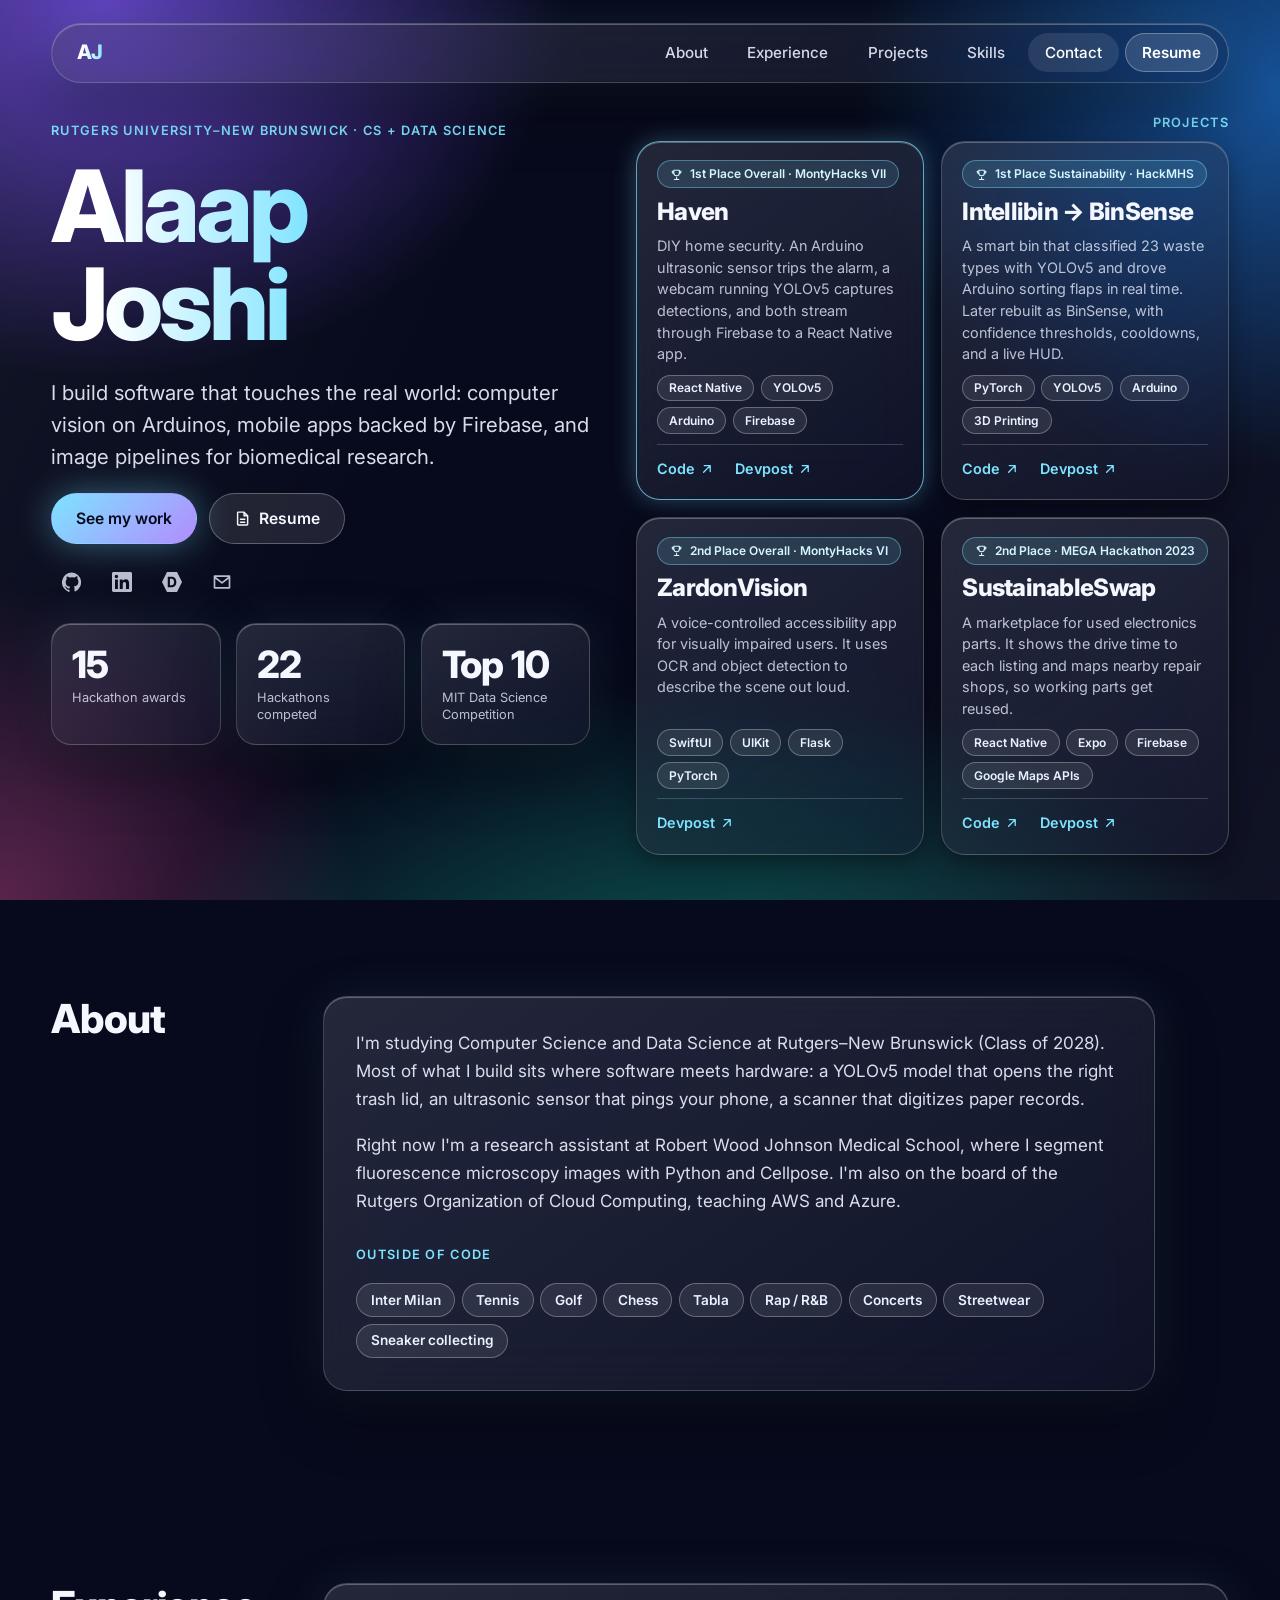
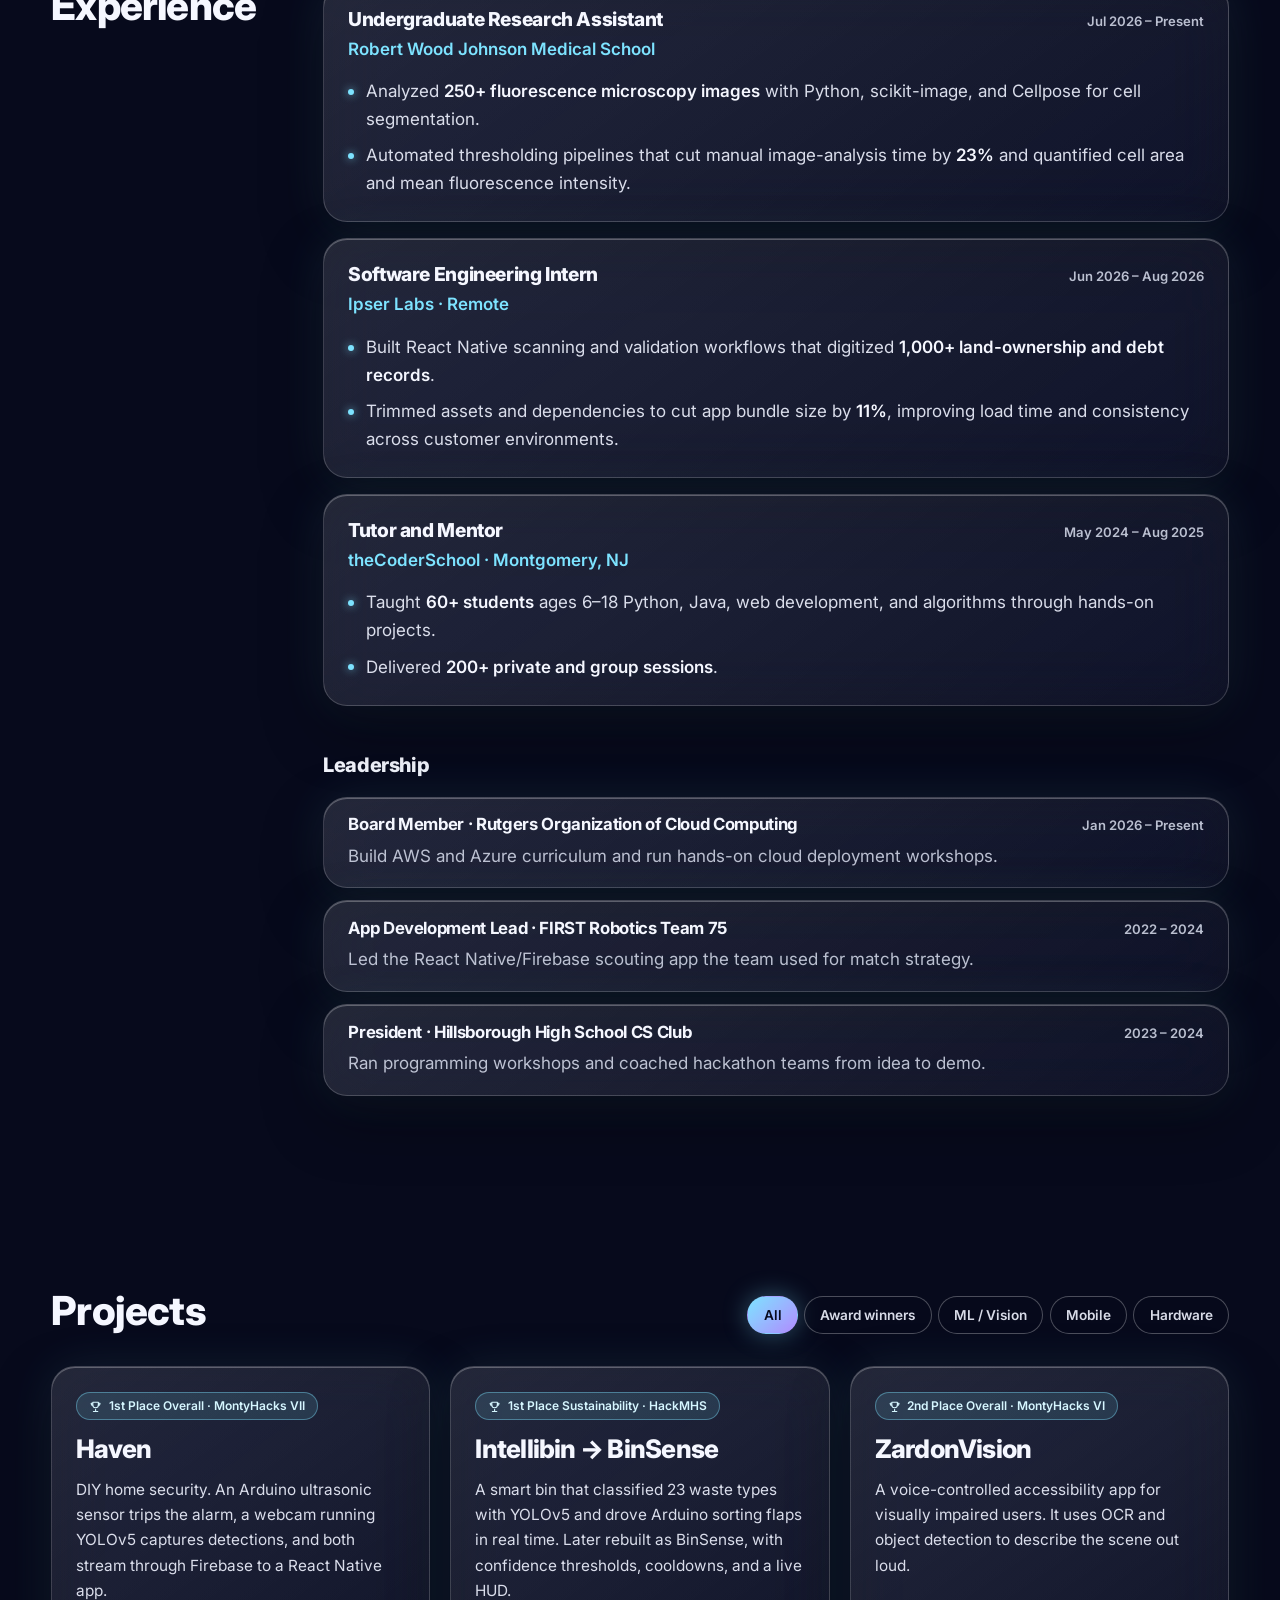
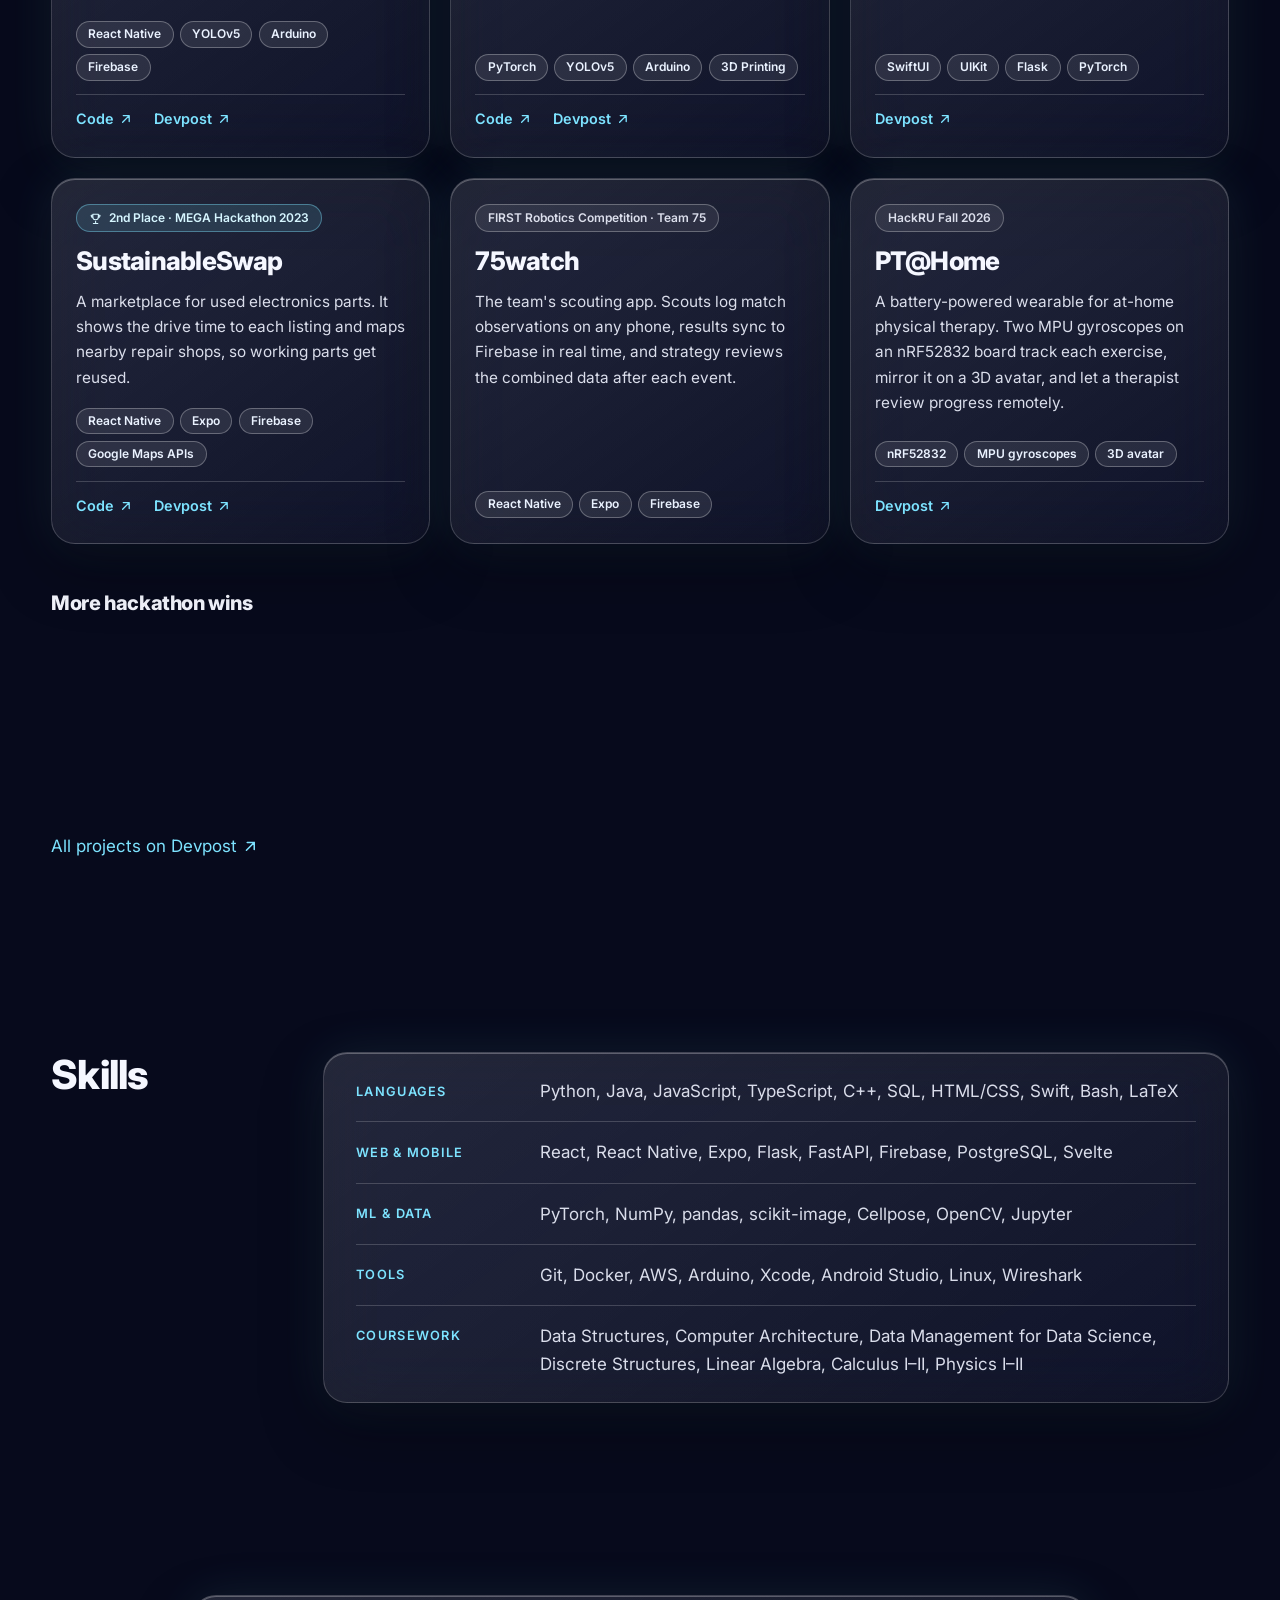
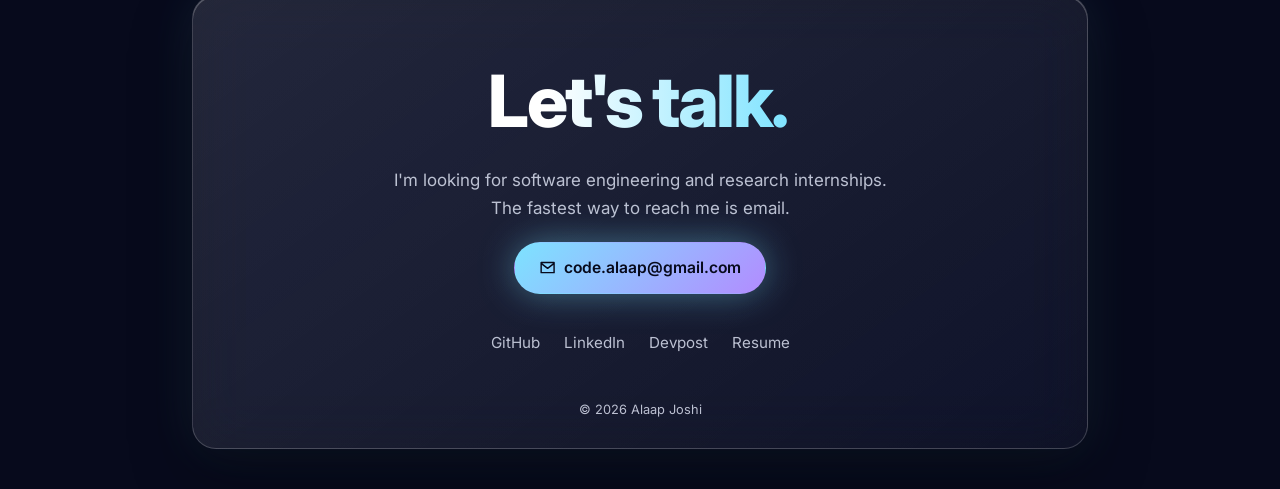
<file: index.html>
<!DOCTYPE html>
<html lang="en">
  <head>
    <meta charset="UTF-8" />
    <meta name="viewport" content="width=device-width, initial-scale=1.0" />
    <title>Alaap Joshi · Software Engineer</title>
    <meta
      name="description"
      content="Alaap Joshi is a Computer Science and Data Science student at Rutgers building computer vision, mobile, and hardware projects. 15 hackathon awards across 22 competitions."
    />
    <meta name="author" content="Alaap Joshi" />
    <link rel="canonical" href="https://alaapjoshi.github.io/" />
    <meta name="theme-color" content="#0b0f14" />
    <meta name="color-scheme" content="dark" />

    <!-- Open Graph / social previews -->
    <meta property="og:type" content="website" />
    <meta property="og:title" content="Alaap Joshi · Software Engineer" />
    <meta
      property="og:description"
      content="CS + Data Science at Rutgers. Computer vision, mobile apps, and hardware. 15 hackathon awards."
    />
    <meta property="og:url" content="https://alaapjoshi.github.io/" />
    <meta property="og:image" content="https://alaapjoshi.github.io/img/hero.jpg" />
    <meta name="twitter:card" content="summary_large_image" />

    <link rel="icon" type="image/svg+xml" href="img/favicon.svg" />
    <link rel="preconnect" href="https://fonts.googleapis.com" />
    <link rel="preconnect" href="https://fonts.gstatic.com" crossorigin />
    <link
      href="https://fonts.googleapis.com/css2?family=Inter:wght@400;500;600;700;800&display=swap"
      rel="stylesheet"
    />
    <link rel="stylesheet" href="css/style.css" />
    <script src="js/main.js" defer></script>

    <!-- Structured data so search engines know who this page is about -->
    <script type="application/ld+json">
      {
        "@context": "https://schema.org",
        "@type": "Person",
        "name": "Alaap Joshi",
        "url": "https://alaapjoshi.github.io/",
        "email": "mailto:code.alaap@gmail.com",
        "alumniOf": "Rutgers University–New Brunswick",
        "sameAs": [
          "https://github.com/alaapjoshi",
          "https://www.linkedin.com/in/alaapjoshi",
          "https://devpost.com/alaapjoshi"
        ]
      }
    </script>
  </head>
  <body>
    <!-- Icon sprite: referenced below with <use href="#icon-..."> -->
    <svg width="0" height="0" style="position: absolute" aria-hidden="true">
      <symbol id="icon-github" viewBox="0 0 24 24">
        <path
          fill="currentColor"
          d="M12 .5a12 12 0 0 0-3.8 23.4c.6.1.8-.3.8-.6v-2.1c-3.3.7-4-1.6-4-1.6-.6-1.4-1.4-1.8-1.4-1.8-1.1-.7.1-.7.1-.7 1.2.1 1.9 1.3 1.9 1.3 1.1 1.8 2.8 1.3 3.5 1 .1-.8.4-1.3.8-1.6-2.7-.3-5.5-1.3-5.5-6a4.7 4.7 0 0 1 1.3-3.2 4.3 4.3 0 0 1 .1-3.2s1-.3 3.3 1.2a11.5 11.5 0 0 1 6 0C17.3 4.6 18.3 5 18.3 5a4.3 4.3 0 0 1 .1 3.2 4.6 4.6 0 0 1 1.3 3.2c0 4.6-2.8 5.6-5.5 5.9.4.4.8 1.1.8 2.2v3.3c0 .3.2.7.8.6A12 12 0 0 0 12 .5Z"
        />
      </symbol>
      <symbol id="icon-linkedin" viewBox="0 0 24 24">
        <path
          fill="currentColor"
          d="M20.4 20.5h-3.6v-5.6c0-1.3 0-3-1.8-3s-2.1 1.4-2.1 2.9v5.7H9.3V9h3.4v1.6h.1a3.8 3.8 0 0 1 3.4-1.9c3.6 0 4.3 2.4 4.3 5.5v6.3ZM5.3 7.4a2.1 2.1 0 1 1 0-4.2 2.1 2.1 0 0 1 0 4.2ZM7.1 20.5H3.6V9h3.5v11.5ZM22.2 0H1.8C.8 0 0 .8 0 1.7v20.6c0 .9.8 1.7 1.8 1.7h20.4c1 0 1.8-.8 1.8-1.7V1.7C24 .8 23.2 0 22.2 0Z"
        />
      </symbol>
      <symbol id="icon-devpost" viewBox="0 0 24 24">
        <path
          fill="currentColor"
          d="M6 0 0 12l6 12h12l6-12-6-12H6Zm.9 5.6h4.5c3.3 0 5.8 2 5.8 6.4s-2.5 6.4-5.8 6.4H6.9V5.6Zm2.6 2.5v7.8h1.8c2 0 3.2-1.2 3.2-3.9S13.3 8.1 11.3 8.1H9.5Z"
        />
      </symbol>
      <symbol id="icon-mail" viewBox="0 0 24 24">
        <path
          fill="none"
          stroke="currentColor"
          stroke-width="2"
          stroke-linecap="round"
          stroke-linejoin="round"
          d="M3 5h18v14H3zM3 6l9 7 9-7"
        />
      </symbol>
      <symbol id="icon-file" viewBox="0 0 24 24">
        <path
          fill="none"
          stroke="currentColor"
          stroke-width="2"
          stroke-linecap="round"
          stroke-linejoin="round"
          d="M14 3H6a1 1 0 0 0-1 1v16a1 1 0 0 0 1 1h12a1 1 0 0 0 1-1V8l-5-5Zm0 0v5h5M9 13h6M9 17h6"
        />
      </symbol>
      <symbol id="icon-trophy" viewBox="0 0 24 24">
        <path
          fill="none"
          stroke="currentColor"
          stroke-width="2"
          stroke-linecap="round"
          stroke-linejoin="round"
          d="M8 21h8M12 17v4M7 4h10v5a5 5 0 0 1-10 0V4ZM7 6H4v1a3 3 0 0 0 3 3M17 6h3v1a3 3 0 0 1-3 3"
        />
      </symbol>
      <symbol id="icon-arrow" viewBox="0 0 24 24">
        <path
          fill="none"
          stroke="currentColor"
          stroke-width="2"
          stroke-linecap="round"
          stroke-linejoin="round"
          d="M7 17 17 7M8 7h9v9"
        />
      </symbol>
    </svg>

    <a class="skip-link" href="#main">Skip to content</a>

    <!-- Navigation -->
    <header class="nav" id="nav">
      <div class="container nav__inner">
        <a href="#top" class="nav__brand" aria-label="Alaap Joshi, back to top">AJ</a>
        <nav aria-label="Main">
          <ul class="nav__links" id="nav-links">
            <li><a href="#about">About</a></li>
            <li><a href="#experience">Experience</a></li>
            <li><a href="#projects">Projects</a></li>
            <li><a href="#skills">Skills</a></li>
            <li><a href="#contact">Contact</a></li>
            <li>
              <a class="nav__resume" href="assets/Alaap_Joshi_Resume.pdf" target="_blank" rel="noopener"
                >Resume</a
              >
            </li>
          </ul>
        </nav>
        <button
          class="nav__toggle"
          id="nav-toggle"
          aria-expanded="false"
          aria-controls="nav-links"
          aria-label="Open menu"
        >
          <span></span><span></span>
        </button>
      </div>
    </header>

    <main id="main">
      <!-- Hero -->
      <section class="hero" id="top">
        <div class="container hero__grid">
          <div class="hero__content">
            <p class="eyebrow">Rutgers University–New Brunswick · CS + Data Science</p>
            <h1 class="hero__title">Alaap Joshi</h1>
            <p class="hero__lede">
              I build software that touches the real world: computer vision on Arduinos, mobile apps
              backed by Firebase, and image pipelines for biomedical research.
            </p>
            <div class="hero__actions">
              <a class="btn btn--primary" href="#projects">See my work</a>
              <a class="btn" href="assets/Alaap_Joshi_Resume.pdf" target="_blank" rel="noopener">
                <svg class="icon"><use href="#icon-file" /></svg>Resume
              </a>
            </div>
            <ul class="socials" aria-label="Profiles">
              <li>
                <a href="https://github.com/alaapjoshi" target="_blank" rel="noopener" aria-label="GitHub">
                  <svg class="icon"><use href="#icon-github" /></svg>
                </a>
              </li>
              <li>
                <a
                  href="https://www.linkedin.com/in/alaapjoshi"
                  target="_blank"
                  rel="noopener"
                  aria-label="LinkedIn"
                >
                  <svg class="icon"><use href="#icon-linkedin" /></svg>
                </a>
              </li>
              <li>
                <a href="https://devpost.com/alaapjoshi" target="_blank" rel="noopener" aria-label="Devpost">
                  <svg class="icon"><use href="#icon-devpost" /></svg>
                </a>
              </li>
              <li>
                <a href="mailto:code.alaap@gmail.com" aria-label="Email">
                  <svg class="icon"><use href="#icon-mail" /></svg>
                </a>
              </li>
            </ul>
          </div>
          <dl class="stats">
            <div class="stat">
              <dt>Hackathon awards</dt>
              <dd>15</dd>
            </div>
            <div class="stat">
              <dt>Hackathons competed</dt>
              <dd>22</dd>
            </div>
            <div class="stat">
              <dt>MIT Data Science Competition</dt>
              <dd>Top 10</dd>
            </div>
          </dl>

          <!-- Featured: copies of the first four cards in #projects, so keep the two in sync -->
          <aside class="featured" aria-label="Featured projects">
            <p class="featured__label"><a href="#projects">Projects</a></p>
            <ul class="featured__list">
              <li class="spot">
                <p class="badge"><svg class="icon"><use href="#icon-trophy" /></svg>1st Place Overall · MontyHacks VII</p>
                <p class="spot__title">Haven</p>
                <p class="spot__body">
                  DIY home security. An Arduino ultrasonic sensor trips the alarm, a webcam running
                  YOLOv5 captures detections, and both stream through Firebase to a React Native app.
                </p>
                <ul class="tags">
                  <li>React Native</li><li>YOLOv5</li><li>Arduino</li><li>Firebase</li>
                </ul>
                <div class="card__links">
                  <a href="https://github.com/alaapjoshi/Haven" target="_blank" rel="noopener" aria-label="Code for Haven">Code<svg class="icon"><use href="#icon-arrow" /></svg></a>
                  <a href="https://devpost.com/software/haven-nruqbz" target="_blank" rel="noopener" aria-label="Devpost page for Haven">Devpost<svg class="icon"><use href="#icon-arrow" /></svg></a>
                </div>
              </li>
              <li class="spot">
                <p class="badge"><svg class="icon"><use href="#icon-trophy" /></svg>1st Place Sustainability · HackMHS</p>
                <p class="spot__title">Intellibin → BinSense</p>
                <p class="spot__body">
                  A smart bin that classified 23 waste types with YOLOv5 and drove Arduino sorting flaps
                  in real time. Later rebuilt as BinSense, with confidence thresholds, cooldowns, and a
                  live HUD.
                </p>
                <ul class="tags">
                  <li>PyTorch</li><li>YOLOv5</li><li>Arduino</li><li>3D Printing</li>
                </ul>
                <div class="card__links">
                  <a href="https://github.com/alaapjoshi/BinSense" target="_blank" rel="noopener" aria-label="Code for Intellibin → BinSense">Code<svg class="icon"><use href="#icon-arrow" /></svg></a>
                  <a href="https://devpost.com/software/intellibin" target="_blank" rel="noopener" aria-label="Devpost page for Intellibin → BinSense">Devpost<svg class="icon"><use href="#icon-arrow" /></svg></a>
                </div>
              </li>
              <li class="spot">
                <p class="badge"><svg class="icon"><use href="#icon-trophy" /></svg>2nd Place Overall · MontyHacks VI</p>
                <p class="spot__title">ZardonVision</p>
                <p class="spot__body">
                  A voice-controlled accessibility app for visually impaired users. It uses OCR and
                  object detection to describe the scene out loud.
                </p>
                <ul class="tags">
                  <li>SwiftUI</li><li>UIKit</li><li>Flask</li><li>PyTorch</li>
                </ul>
                <div class="card__links">
                  <a href="https://devpost.com/software/zardon-vision" target="_blank" rel="noopener" aria-label="Devpost page for ZardonVision">Devpost<svg class="icon"><use href="#icon-arrow" /></svg></a>
                </div>
              </li>
              <li class="spot">
                <p class="badge"><svg class="icon"><use href="#icon-trophy" /></svg>2nd Place · MEGA Hackathon 2023</p>
                <p class="spot__title">SustainableSwap</p>
                <p class="spot__body">
                  A marketplace for used electronics parts. It shows the drive time to each listing and
                  maps nearby repair shops, so working parts get reused.
                </p>
                <ul class="tags">
                  <li>React Native</li><li>Expo</li><li>Firebase</li><li>Google Maps APIs</li>
                </ul>
                <div class="card__links">
                  <a href="https://github.com/alaapjoshi/SustainableSwap" target="_blank" rel="noopener" aria-label="Code for SustainableSwap">Code<svg class="icon"><use href="#icon-arrow" /></svg></a>
                  <a href="https://devpost.com/software/sustainableswap" target="_blank" rel="noopener" aria-label="Devpost page for SustainableSwap">Devpost<svg class="icon"><use href="#icon-arrow" /></svg></a>
                </div>
              </li>
            </ul>
          </aside>
        </div>
      </section>

      <!-- About -->
      <section class="section" id="about">
        <div class="container split">
          <h2 class="section__title">About</h2>
          <div class="prose reveal">
            <p>
              I'm studying Computer Science and Data Science at Rutgers–New Brunswick (Class of
              2028). Most of what I build sits where software meets hardware: a YOLOv5 model that
              opens the right trash lid, an ultrasonic sensor that pings your phone, a scanner that
              digitizes paper records.
            </p>
            <p>
              Right now I'm a research assistant at Robert Wood Johnson Medical School, where I
              segment fluorescence microscopy images with Python and Cellpose. I'm also on the board
              of the Rutgers Organization of Cloud Computing, teaching AWS and Azure.
            </p>
            <p class="interests-label">Outside of code</p>
            <ul class="chips" aria-label="Interests">
              <li>Inter Milan</li>
              <li>Tennis</li>
              <li>Golf</li>
              <li>Chess</li>
              <li>Tabla</li>
              <li>Rap / R&amp;B</li>
              <li>Concerts</li>
              <li>Streetwear</li>
              <li>Sneaker collecting</li>
            </ul>
          </div>
        </div>
      </section>

      <!-- Experience -->
      <section class="section" id="experience">
        <div class="container split">
          <h2 class="section__title">Experience</h2>
          <div>
            <ol class="timeline">
              <li class="role reveal">
                <div class="role__head">
                  <h3>Undergraduate Research Assistant</h3>
                  <span class="role__date">Jul 2026 – Present</span>
                </div>
                <p class="role__org">Robert Wood Johnson Medical School</p>
                <ul>
                  <li>
                    Analyzed <strong>250+ fluorescence microscopy images</strong> with Python,
                    scikit-image, and Cellpose for cell segmentation.
                  </li>
                  <li>
                    Automated thresholding pipelines that cut manual image-analysis time by
                    <strong>23%</strong> and quantified cell area and mean fluorescence intensity.
                  </li>
                </ul>
              </li>
              <li class="role reveal">
                <div class="role__head">
                  <h3>Software Engineering Intern</h3>
                  <span class="role__date">Jun 2026 – Aug 2026</span>
                </div>
                <p class="role__org">Ipser Labs · Remote</p>
                <ul>
                  <li>
                    Built React Native scanning and validation workflows that digitized
                    <strong>1,000+ land-ownership and debt records</strong>.
                  </li>
                  <li>
                    Trimmed assets and dependencies to cut app bundle size by <strong>11%</strong>,
                    improving load time and consistency across customer environments.
                  </li>
                </ul>
              </li>
              <li class="role reveal">
                <div class="role__head">
                  <h3>Tutor and Mentor</h3>
                  <span class="role__date">May 2024 – Aug 2025</span>
                </div>
                <p class="role__org">theCoderSchool · Montgomery, NJ</p>
                <ul>
                  <li>
                    Taught <strong>60+ students</strong> ages 6–18 Python, Java, web development, and
                    algorithms through hands-on projects.
                  </li>
                  <li>Delivered <strong>200+ private and group sessions</strong>.</li>
                </ul>
              </li>
            </ol>

            <h3 class="subhead">Leadership</h3>
            <ul class="leadership">
              <li class="reveal">
                <div class="role__head">
                  <h4>Board Member · Rutgers Organization of Cloud Computing</h4>
                  <span class="role__date">Jan 2026 – Present</span>
                </div>
                <p>Build AWS and Azure curriculum and run hands-on cloud deployment workshops.</p>
              </li>
              <li class="reveal">
                <div class="role__head">
                  <h4>App Development Lead · FIRST Robotics Team 75</h4>
                  <span class="role__date">2022 – 2024</span>
                </div>
                <p>Led the React Native/Firebase scouting app the team used for match strategy.</p>
              </li>
              <li class="reveal">
                <div class="role__head">
                  <h4>President · Hillsborough High School CS Club</h4>
                  <span class="role__date">2023 – 2024</span>
                </div>
                <p>Ran programming workshops and coached hackathon teams from idea to demo.</p>
              </li>
            </ul>
          </div>
        </div>
      </section>

      <!-- Projects -->
      <section class="section" id="projects">
        <div class="container">
          <div class="section__header">
            <h2 class="section__title">Projects</h2>
            <div class="filters" role="group" aria-label="Filter projects">
              <button class="filter is-active" data-filter="all" aria-pressed="true">All</button>
              <button class="filter" data-filter="winner" aria-pressed="false">Award winners</button>
              <button class="filter" data-filter="ml" aria-pressed="false">ML / Vision</button>
              <button class="filter" data-filter="mobile" aria-pressed="false">Mobile</button>
              <button class="filter" data-filter="hardware" aria-pressed="false">Hardware</button>
            </div>
          </div>

          <div class="grid" id="project-grid">
            <article class="card reveal" data-tags="winner ml mobile hardware">
              <p class="badge"><svg class="icon"><use href="#icon-trophy" /></svg>1st Place Overall · MontyHacks VII</p>
              <h3 class="card__title">Haven</h3>
              <p class="card__body">
                DIY home security. An Arduino ultrasonic sensor trips the alarm, a webcam running
                YOLOv5 captures detections, and both stream through Firebase to a React Native app.
              </p>
              <ul class="tags">
                <li>React Native</li><li>YOLOv5</li><li>Arduino</li><li>Firebase</li>
              </ul>
              <div class="card__links">
                <a href="https://github.com/alaapjoshi/Haven" target="_blank" rel="noopener">Code<svg class="icon"><use href="#icon-arrow" /></svg></a>
                <a href="https://devpost.com/software/haven-nruqbz" target="_blank" rel="noopener">Devpost<svg class="icon"><use href="#icon-arrow" /></svg></a>
              </div>
            </article>

            <article class="card reveal" data-tags="winner ml hardware">
              <p class="badge"><svg class="icon"><use href="#icon-trophy" /></svg>1st Place Sustainability · HackMHS</p>
              <h3 class="card__title">Intellibin → BinSense</h3>
              <p class="card__body">
                A smart bin that classified 23 waste types with YOLOv5 and drove Arduino sorting flaps
                in real time. Later rebuilt as BinSense, with confidence thresholds, cooldowns, and a
                live HUD.
              </p>
              <ul class="tags">
                <li>PyTorch</li><li>YOLOv5</li><li>Arduino</li><li>3D Printing</li>
              </ul>
              <div class="card__links">
                <a href="https://github.com/alaapjoshi/BinSense" target="_blank" rel="noopener">Code<svg class="icon"><use href="#icon-arrow" /></svg></a>
                <a href="https://devpost.com/software/intellibin" target="_blank" rel="noopener">Devpost<svg class="icon"><use href="#icon-arrow" /></svg></a>
              </div>
            </article>

            <article class="card reveal" data-tags="winner ml mobile">
              <p class="badge"><svg class="icon"><use href="#icon-trophy" /></svg>2nd Place Overall · MontyHacks VI</p>
              <h3 class="card__title">ZardonVision</h3>
              <p class="card__body">
                A voice-controlled accessibility app for visually impaired users. It uses OCR and
                object detection to describe the scene out loud.
              </p>
              <ul class="tags">
                <li>SwiftUI</li><li>UIKit</li><li>Flask</li><li>PyTorch</li>
              </ul>
              <div class="card__links">
                <a href="https://devpost.com/software/zardon-vision" target="_blank" rel="noopener">Devpost<svg class="icon"><use href="#icon-arrow" /></svg></a>
              </div>
            </article>

            <article class="card reveal" data-tags="winner mobile">
              <p class="badge"><svg class="icon"><use href="#icon-trophy" /></svg>2nd Place · MEGA Hackathon 2023</p>
              <h3 class="card__title">SustainableSwap</h3>
              <p class="card__body">
                A marketplace for used electronics parts. It shows the drive time to each listing and
                maps nearby repair shops, so working parts get reused.
              </p>
              <ul class="tags">
                <li>React Native</li><li>Expo</li><li>Firebase</li><li>Google Maps APIs</li>
              </ul>
              <div class="card__links">
                <a href="https://github.com/alaapjoshi/SustainableSwap" target="_blank" rel="noopener">Code<svg class="icon"><use href="#icon-arrow" /></svg></a>
                <a href="https://devpost.com/software/sustainableswap" target="_blank" rel="noopener">Devpost<svg class="icon"><use href="#icon-arrow" /></svg></a>
              </div>
            </article>

            <article class="card reveal" data-tags="mobile">
              <p class="badge badge--plain">FIRST Robotics Competition · Team 75</p>
              <h3 class="card__title">75watch</h3>
              <p class="card__body">
                The team's scouting app. Scouts log match observations on any phone, results sync to
                Firebase in real time, and strategy reviews the combined data after each event.
              </p>
              <ul class="tags">
                <li>React Native</li><li>Expo</li><li>Firebase</li>
              </ul>
            </article>

            <article class="card reveal" data-tags="hardware">
              <p class="badge badge--plain">HackRU Fall 2026</p>
              <h3 class="card__title">PT@Home</h3>
              <p class="card__body">
                A battery-powered wearable for at-home physical therapy. Two MPU gyroscopes on an
                nRF52832 board track each exercise, mirror it on a 3D avatar, and let a therapist
                review progress remotely.
              </p>
              <ul class="tags">
                <li>nRF52832</li><li>MPU gyroscopes</li><li>3D avatar</li>
              </ul>
              <div class="card__links">
                <a href="https://devpost.com/software/pt-home" target="_blank" rel="noopener">Devpost<svg class="icon"><use href="#icon-arrow" /></svg></a>
              </div>
            </article>
          </div>
          <p class="empty" id="project-empty" hidden>No projects match that filter.</p>

          <!-- Smaller hackathon wins -->
          <h3 class="subhead">More hackathon wins</h3>
          <ul class="wins">
            <li class="reveal">
              <a href="https://devpost.com/software/zardon-vision-1rs6n2" target="_blank" rel="noopener">
                <span class="wins__name">ZardonVision</span>
                <span class="wins__prize">3rd Place Overall · PantherHack 2023</span>
              </a>
            </li>
            <li class="reveal">
              <a href="https://devpost.com/software/crop-prophet" target="_blank" rel="noopener">
                <span class="wins__name">Crop Prophet</span>
                <span class="wins__prize">Innovator's Excellence Award · YouthCodeX</span>
              </a>
            </li>
            <li class="reveal">
              <a href="https://devpost.com/software/glob-ed" target="_blank" rel="noopener">
                <span class="wins__name">Glob-ED</span>
                <span class="wins__prize">Track Winner · MEGA Hackathon 2023 Summer</span>
              </a>
            </li>
            <li class="reveal">
              <a href="https://devpost.com/software/techcycle" target="_blank" rel="noopener">
                <span class="wins__name">TechCycle</span>
                <span class="wins__prize">Solo Prize · PeddieHacks 2023</span>
              </a>
            </li>
            <li class="reveal">
              <a href="https://devpost.com/software/portel-g5l0pi" target="_blank" rel="noopener">
                <span class="wins__name">Portel</span>
                <span class="wins__prize">Best Domain Name · hackPHS 2022</span>
              </a>
            </li>
          </ul>
          <p class="more-link">
            <a href="https://devpost.com/alaapjoshi" target="_blank" rel="noopener"
              >All projects on Devpost<svg class="icon"><use href="#icon-arrow" /></svg
            ></a>
          </p>
        </div>
      </section>

      <!-- Skills -->
      <section class="section" id="skills">
        <div class="container split">
          <h2 class="section__title">Skills</h2>
          <dl class="skills reveal">
            <div>
              <dt>Languages</dt>
              <dd>Python, Java, JavaScript, TypeScript, C++, SQL, HTML/CSS, Swift, Bash, LaTeX</dd>
            </div>
            <div>
              <dt>Web &amp; Mobile</dt>
              <dd>React, React Native, Expo, Flask, FastAPI, Firebase, PostgreSQL, Svelte</dd>
            </div>
            <div>
              <dt>ML &amp; Data</dt>
              <dd>PyTorch, NumPy, pandas, scikit-image, Cellpose, OpenCV, Jupyter</dd>
            </div>
            <div>
              <dt>Tools</dt>
              <dd>Git, Docker, AWS, Arduino, Xcode, Android Studio, Linux, Wireshark</dd>
            </div>
            <div>
              <dt>Coursework</dt>
              <dd>
                Data Structures, Computer Architecture, Data Management for Data Science, Discrete
                Structures, Linear Algebra, Calculus I–II, Physics I–II
              </dd>
            </div>
          </dl>
        </div>
      </section>
    </main>

    <!-- Contact -->
    <footer class="footer" id="contact">
      <div class="container">
        <h2 class="footer__title">Let's talk.</h2>
        <p class="footer__lede">
          I'm looking for software engineering and research internships. The fastest way to reach me
          is email.
        </p>
        <a class="btn btn--primary" href="mailto:code.alaap@gmail.com">
          <svg class="icon"><use href="#icon-mail" /></svg>code.alaap@gmail.com
        </a>
        <ul class="socials socials--footer" aria-label="Profiles">
          <li><a href="https://github.com/alaapjoshi" target="_blank" rel="noopener">GitHub</a></li>
          <li><a href="https://www.linkedin.com/in/alaapjoshi" target="_blank" rel="noopener">LinkedIn</a></li>
          <li><a href="https://devpost.com/alaapjoshi" target="_blank" rel="noopener">Devpost</a></li>
          <li><a href="assets/Alaap_Joshi_Resume.pdf" target="_blank" rel="noopener">Resume</a></li>
        </ul>
        <p class="footer__fine">© <span id="year">2026</span> Alaap Joshi</p>
      </div>
    </footer>
  </body>
</html>
</file>
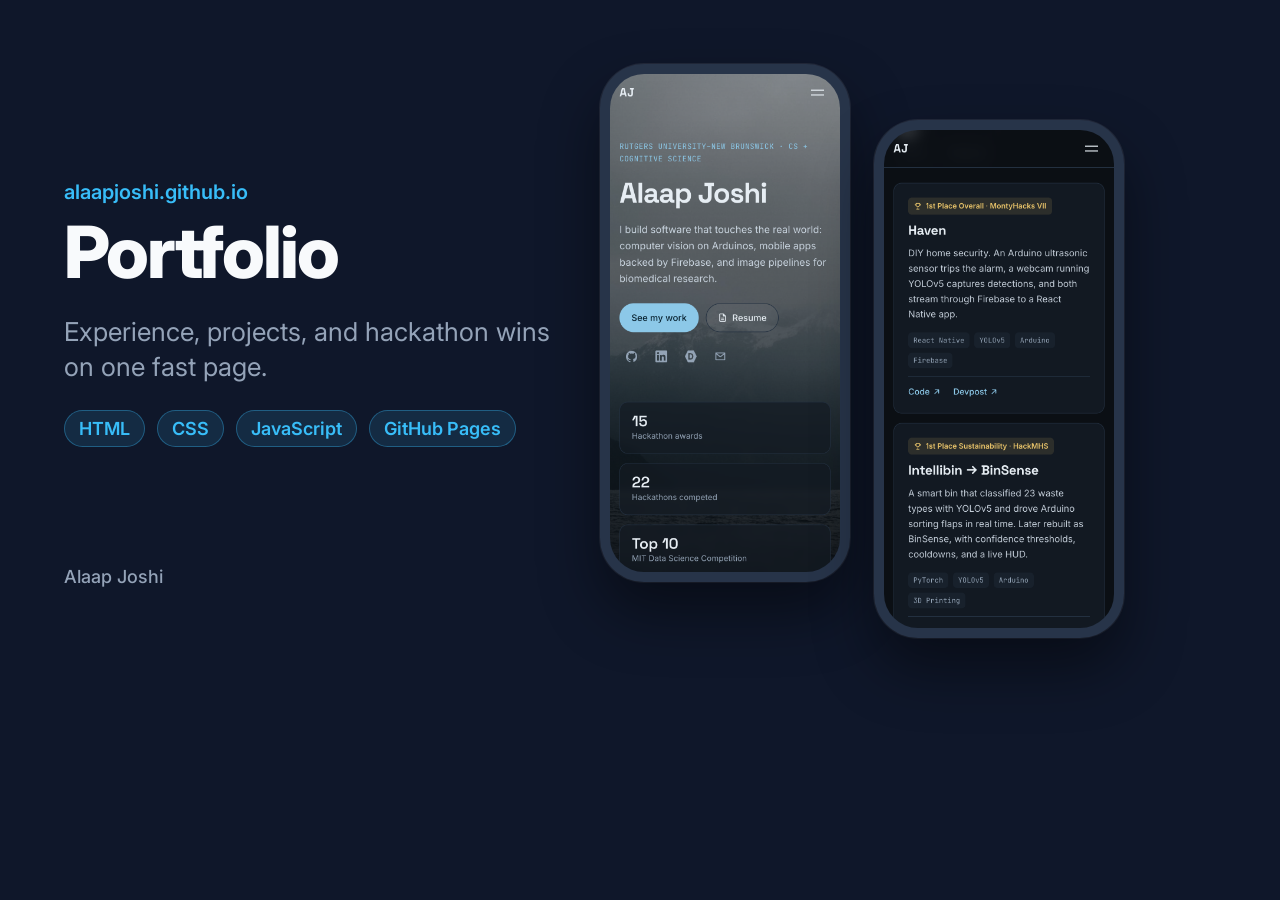
<file: docs/images/src/cover-linkedin.html>
<!DOCTYPE html>
<html><head><meta charset="utf-8"><link rel="stylesheet" href="brand.css">
<style>
  body { width: 1200px; height: 627px; position: relative; }
  .left { position: absolute; left: 64px; top: 0; bottom: 0; width: 520px; display: flex; flex-direction: column; justify-content: center; gap: 26px; }
  .eyebrow { font-size: 20px; font-weight: 600; color: var(--accent); }
  h1 { font-size: 72px; font-weight: 800; letter-spacing: -0.03em; line-height: 1; margin-top: -14px; }
  .pitch { font-size: 26px; line-height: 1.35; color: var(--muted); }
  .right { position: absolute; left: 600px; top: 64px; width: 560px; display: flex; gap: 24px; align-items: flex-start; }
  .right .phone { width: 250px; }
  .right .phone:last-child { margin-top: 56px; }
  .byline { left: 64px; bottom: 40px; }
  .chip { font-size: 18px; padding: 7px 14px; }
</style></head>
<body>
  <div class="left">
    <p class="eyebrow">alaapjoshi.github.io</p>
    <h1>Portfolio</h1>
    <p class="pitch">Experience, projects, and hackathon wins on one fast page.</p>
    <div class="chips"><span class="chip">HTML</span><span class="chip">CSS</span><span class="chip">JavaScript</span><span class="chip">GitHub Pages</span></div>
  </div>
  <div class="right">
    <div class="phone"><img src="shots/mobile-hero.png" alt=""></div>
    <div class="phone"><img src="shots/mobile-projects.png" alt=""></div>
  </div>
  <p class="byline">Alaap Joshi</p>
</body></html>
</file>
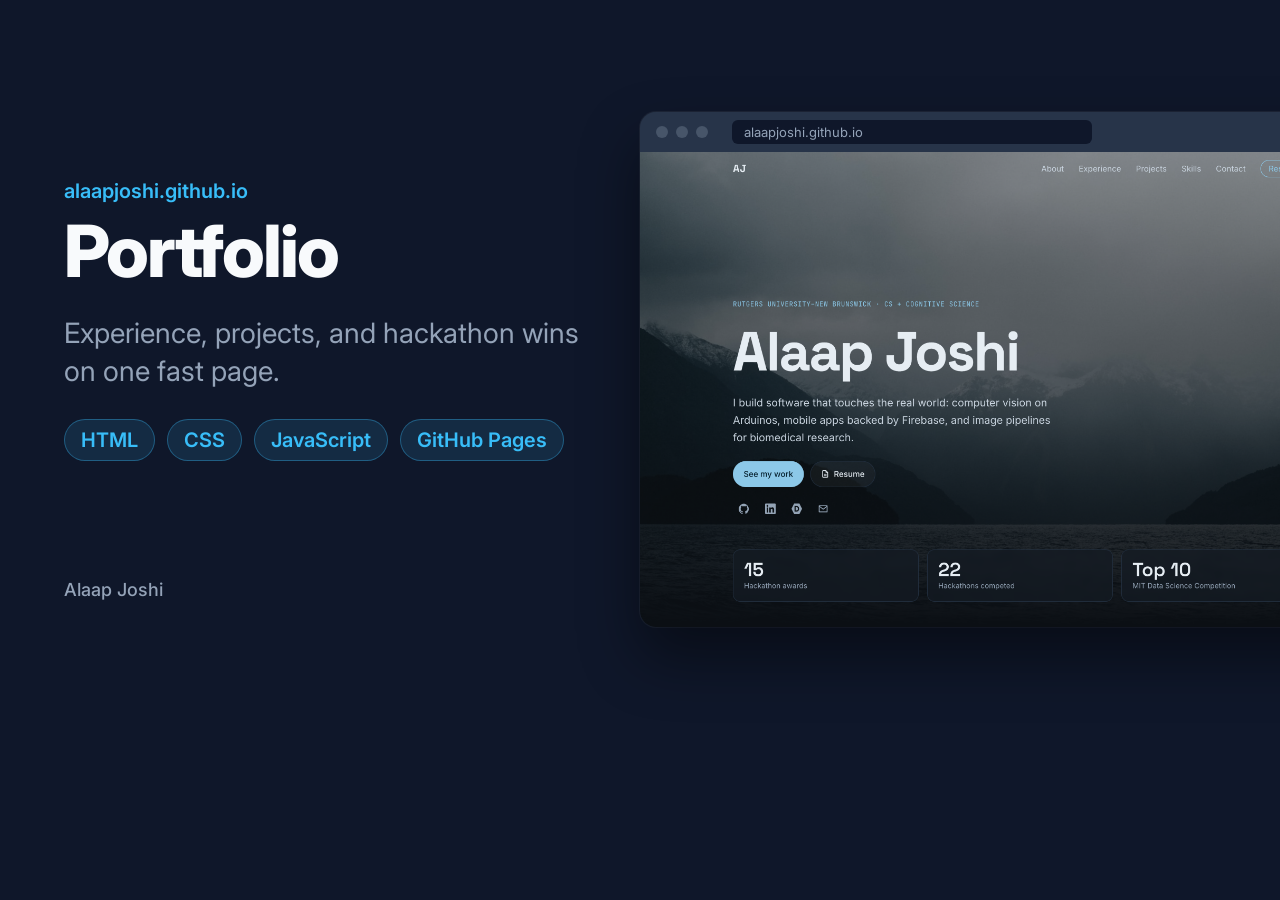
<file: docs/images/src/cover.html>
<!DOCTYPE html>
<html><head><meta charset="utf-8"><link rel="stylesheet" href="brand.css">
<style>
  body { width: 1280px; height: 640px; position: relative; }
  .left { position: absolute; left: 64px; top: 0; bottom: 0; width: 520px; display: flex; flex-direction: column; justify-content: center; gap: 28px; }
  .eyebrow { font-size: 20px; font-weight: 600; color: var(--accent); }
  h1 { font-size: 72px; font-weight: 800; letter-spacing: -0.03em; line-height: 1; margin-top: -16px; }
  .pitch { font-size: 28px; line-height: 1.35; color: var(--muted); }
  .right { position: absolute; left: 640px; top: 112px; width: 760px; }
  .byline { left: 64px; bottom: 40px; }
</style></head>
<body>
  <div class="left">
    <p class="eyebrow">alaapjoshi.github.io</p>
    <h1>Portfolio</h1>
    <p class="pitch">Experience, projects, and hackathon wins on one fast page.</p>
    <div class="chips"><span class="chip">HTML</span><span class="chip">CSS</span><span class="chip">JavaScript</span><span class="chip">GitHub Pages</span></div>
  </div>
  <div class="right browser"><div class="browser__bar"><i></i><i></i><i></i><span class="browser__url">alaapjoshi.github.io</span></div><img src="shots/desktop-hero.png" alt=""></div>
  <p class="byline">Alaap Joshi</p>
</body></html>
</file>
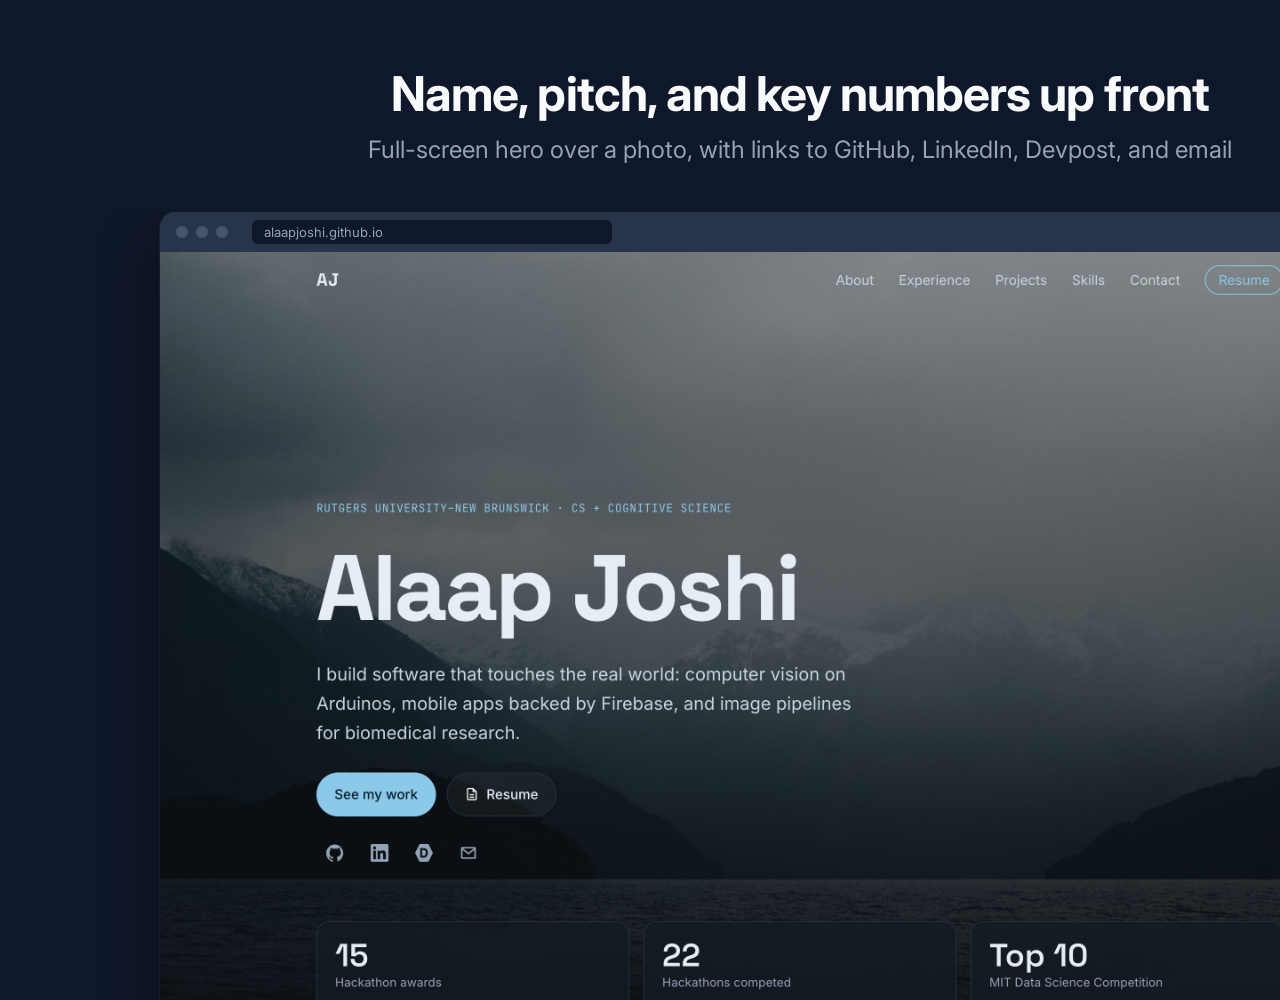
<file: docs/images/src/gallery-1.html>
<!DOCTYPE html>
<html><head><meta charset="utf-8"><link rel="stylesheet" href="brand.css"></head>
<body><div class="gallery">
  <h1>Name, pitch, and key numbers up front</h1>
  <p class="sub">Full-screen hero over a photo, with links to GitHub, LinkedIn, Devpost, and email</p>
  <div class="stage"><div class="browser" style="width:1280px"><div class="browser__bar"><i></i><i></i><i></i><span class="browser__url">alaapjoshi.github.io</span></div><img src="shots/desktop-hero.png" alt=""></div></div>
</div></body></html>
</file>
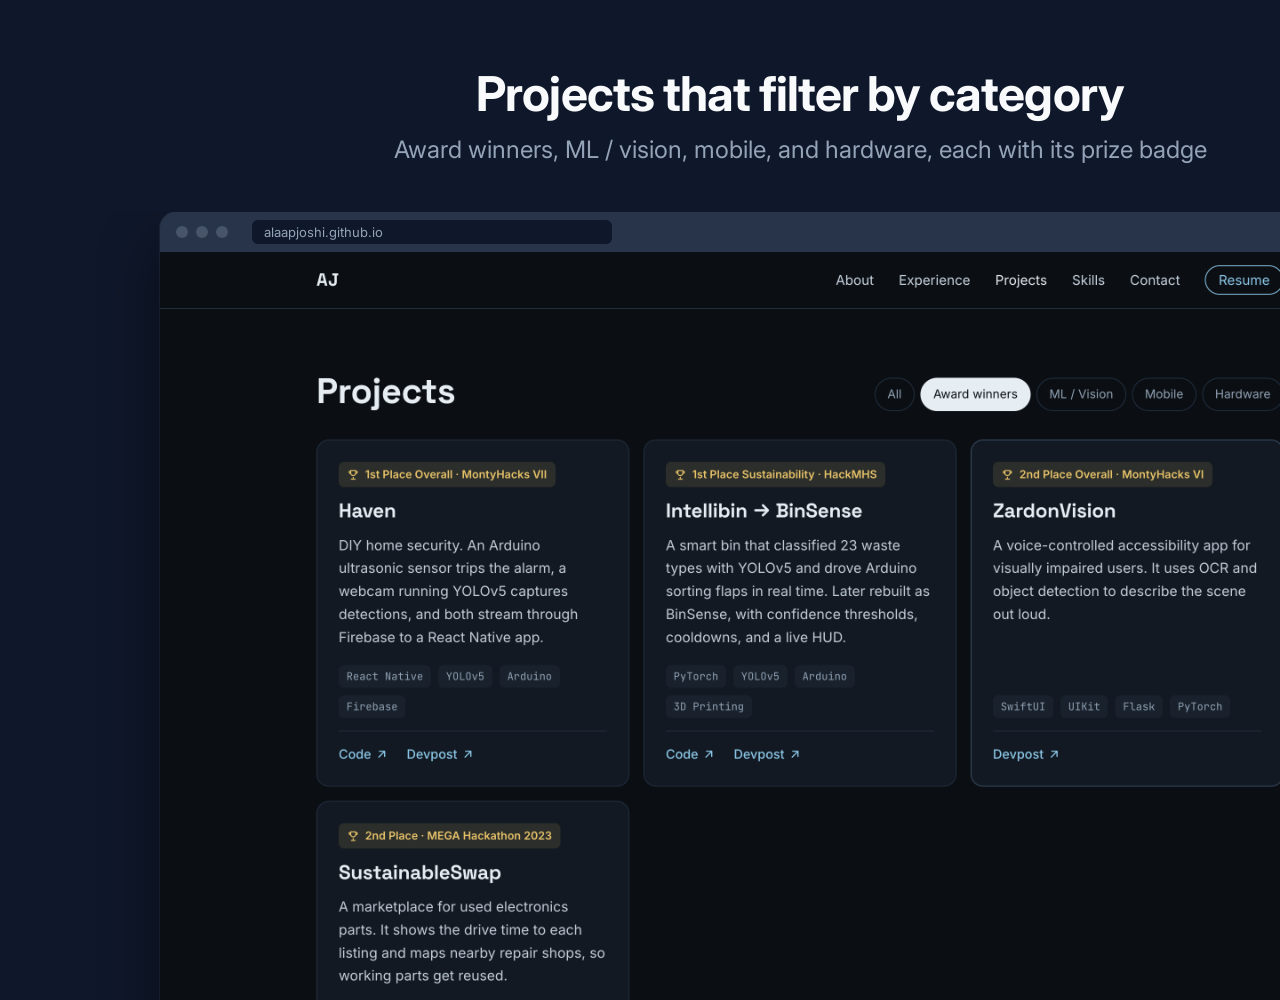
<file: docs/images/src/gallery-2.html>
<!DOCTYPE html>
<html><head><meta charset="utf-8"><link rel="stylesheet" href="brand.css"></head>
<body><div class="gallery">
  <h1>Projects that filter by category</h1>
  <p class="sub">Award winners, ML / vision, mobile, and hardware, each with its prize badge</p>
  <div class="stage"><div class="browser" style="width:1280px"><div class="browser__bar"><i></i><i></i><i></i><span class="browser__url">alaapjoshi.github.io</span></div><img src="shots/desktop-projects-winners.png" alt=""></div></div>
</div></body></html>
</file>
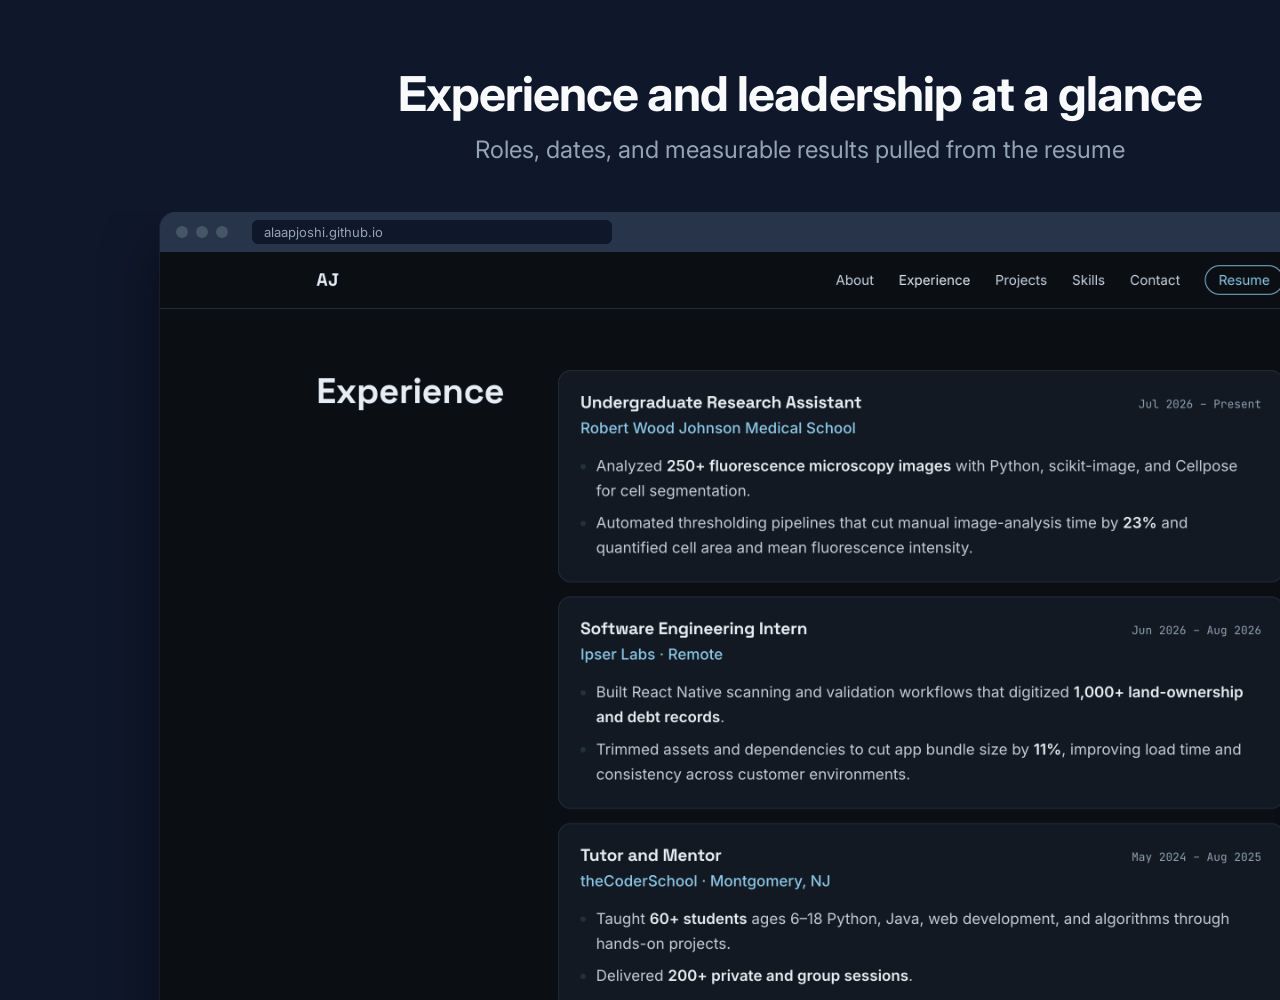
<file: docs/images/src/gallery-3.html>
<!DOCTYPE html>
<html><head><meta charset="utf-8"><link rel="stylesheet" href="brand.css"></head>
<body><div class="gallery">
  <h1>Experience and leadership at a glance</h1>
  <p class="sub">Roles, dates, and measurable results pulled from the resume</p>
  <div class="stage"><div class="browser" style="width:1280px"><div class="browser__bar"><i></i><i></i><i></i><span class="browser__url">alaapjoshi.github.io</span></div><img src="shots/desktop-experience.png" alt=""></div></div>
</div></body></html>
</file>
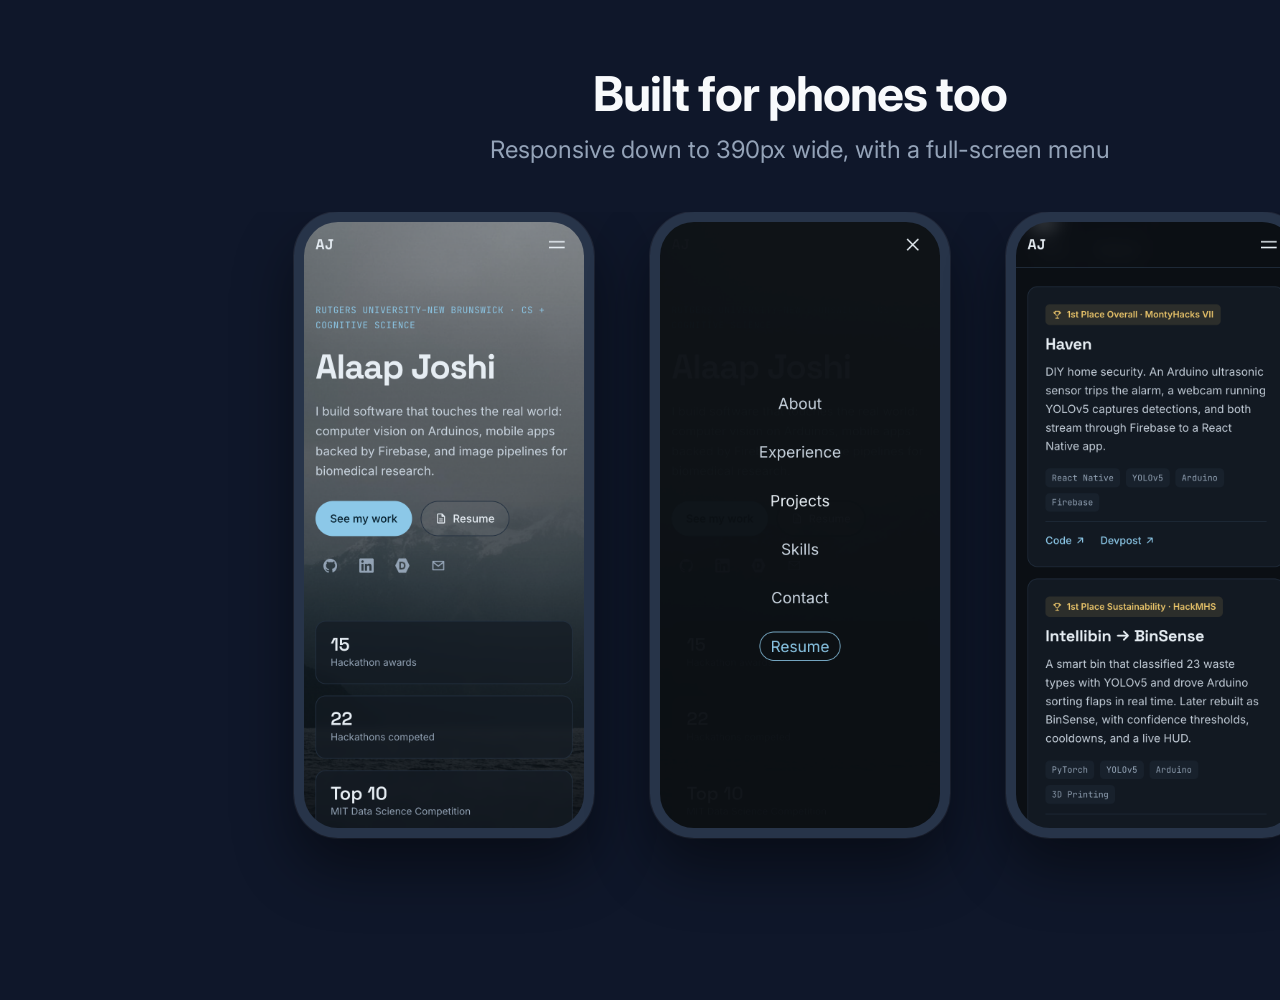
<file: docs/images/src/gallery-4.html>
<!DOCTYPE html>
<html><head><meta charset="utf-8"><link rel="stylesheet" href="brand.css">
<style>.stage { gap: 56px; } .phone { width: 300px; }</style></head>
<body><div class="gallery">
  <h1>Built for phones too</h1>
  <p class="sub">Responsive down to 390px wide, with a full-screen menu</p>
  <div class="stage">
    <div class="phone"><img src="shots/mobile-hero.png" alt=""></div>
    <div class="phone"><img src="shots/mobile-menu.png" alt=""></div>
    <div class="phone"><img src="shots/mobile-projects.png" alt=""></div>
  </div>
</div></body></html>
</file>
<file: css/style.css>
/* ==========================================================================
   Design tokens
   ========================================================================== */
:root {
  --bg: #070a1c;
  --text: #f5f7ff;
  --soft: rgb(240 243 255 / 0.9); /* body copy */
  --muted: rgb(235 240 255 / 0.78); /* secondary text */
  --accent: #7de3ff;
  --accent-2: #b28cff;
  --accent-ink: #070a1c;
  --glow: 125 227 255;

  --border: rgb(255 255 255 / 0.18);
  --border-strong: rgb(255 255 255 / 0.28);

  /* Frosted glass: a white sheen over a dark base that keeps text readable */
  --glass: linear-gradient(145deg, rgb(255 255 255 / 0.12), rgb(255 255 255 / 0.035)),
    linear-gradient(rgb(7 10 28 / 0.34), rgb(7 10 28 / 0.34));
  --glass-blur: blur(28px) saturate(1.5);
  --glass-shadow: inset 0 1px 0 rgb(255 255 255 / 0.28), 0 24px 60px rgb(0 0 0 / 0.35),
    0 0 50px rgb(var(--glow) / 0.1);

  --font-body: -apple-system, BlinkMacSystemFont, "Inter", "Segoe UI", sans-serif;
  --font-display: var(--font-body);

  --radius: 24px;
  --container: 86rem;
  --gutter: clamp(1rem, 4vw, 4rem);
  --nav-h: 60px;
  --nav-top: clamp(0.6rem, 2.5vh, 2.25rem);

  color-scheme: dark;
}

/* ==========================================================================
   Base
   ========================================================================== */
*,
*::before,
*::after {
  box-sizing: border-box;
}

html {
  scroll-behavior: smooth;
  scroll-padding-top: calc(var(--nav-h) + var(--nav-top) + 16px);
  background: var(--bg);
  -webkit-text-size-adjust: 100%;
}

body {
  margin: 0;
  min-height: 100vh;
  color: var(--text);
  font-family: var(--font-body);
  font-size: 1.0625rem;
  line-height: 1.65;
  -webkit-font-smoothing: antialiased;
  overflow-x: hidden;
}

/* The aurora. A fixed layer, because background-attachment: fixed fails on iOS. */
body::before {
  content: "";
  position: fixed;
  top: 0;
  left: 0;
  width: 100%;
  height: 100vh;
  height: 100lvh; /* stays covered when mobile toolbars collapse */
  z-index: -1;
  pointer-events: none;
  background:
    linear-gradient(115deg, rgb(255 255 255 / 0.05), transparent 35%, transparent 65%, rgb(255 255 255 / 0.04)),
    radial-gradient(60% 70% at 8% 0%, rgb(124 77 255 / 0.7), transparent 60%),
    radial-gradient(55% 70% at 100% 10%, rgb(30 140 255 / 0.55), transparent 60%),
    radial-gradient(70% 60% at 55% 115%, rgb(20 210 170 / 0.42), transparent 65%),
    radial-gradient(40% 50% at 0% 100%, rgb(255 80 170 / 0.32), transparent 70%),
    var(--bg);
}

h1,
h2,
h3,
h4 {
  font-family: var(--font-display);
  font-weight: 800;
  line-height: 1.15;
  margin: 0;
  letter-spacing: -0.02em;
}

p,
ul,
ol,
dl,
dd {
  margin: 0;
}

ul,
ol {
  padding: 0;
  list-style: none;
}

a {
  color: inherit;
  text-decoration: none;
}

strong {
  color: var(--text);
  font-weight: 600;
}

:focus-visible {
  outline: 2px solid var(--accent);
  outline-offset: 3px;
  border-radius: 6px;
}

.icon {
  width: 1.1em;
  height: 1.1em;
  flex-shrink: 0;
}

.container {
  width: 100%;
  max-width: var(--container);
  margin-inline: auto;
  padding-inline: var(--gutter);
}

.skip-link {
  position: absolute;
  left: 1rem;
  top: -3rem;
  z-index: 100;
  padding: 0.5rem 1rem;
  background: var(--accent);
  color: var(--accent-ink);
  border-radius: 8px;
  font-weight: 600;
}
.skip-link:focus {
  top: 1rem;
}

/* ==========================================================================
   Glass panels
   ========================================================================== */
.nav__inner::before,
.stat,
.spot,
.prose,
.role,
.leadership li,
.card,
.wins a,
.skills,
.footer .container {
  border: 1px solid var(--border);
  border-radius: var(--radius);
  background: var(--glass);
  box-shadow: var(--glass-shadow);
  -webkit-backdrop-filter: var(--glass-blur);
  backdrop-filter: var(--glass-blur);
}

/* ==========================================================================
   Buttons, chips, tags
   ========================================================================== */
.btn {
  display: inline-flex;
  align-items: center;
  gap: 0.5rem;
  padding: 0.75rem 1.5rem;
  border: 1px solid var(--border-strong);
  border-radius: 999px;
  background: rgb(255 255 255 / 0.1);
  font-weight: 600;
  font-size: 0.98rem;
  transition: border-color 0.2s, box-shadow 0.2s, transform 0.2s;
}
.btn:hover {
  border-color: var(--accent);
  transform: translateY(-1px);
}
.btn--primary {
  background: linear-gradient(135deg, var(--accent), var(--accent-2));
  border-color: transparent;
  color: var(--accent-ink);
  box-shadow: 0 0 36px rgb(var(--glow) / 0.4);
}
.btn--primary:hover {
  box-shadow: 0 0 52px rgb(var(--glow) / 0.65);
}

.chips,
.tags {
  display: flex;
  flex-wrap: wrap;
  gap: 0.4rem;
}
.chips li,
.tags li {
  border: 1px solid var(--border-strong);
  border-radius: 999px;
  background: rgb(255 255 255 / 0.09);
  color: #eaf2ff;
  font-weight: 600;
}
.chips li {
  padding: 0.3rem 0.85rem;
  font-size: 0.85rem;
}
.tags li {
  padding: 0.15rem 0.7rem;
  font-size: 0.75rem;
}

.eyebrow,
.featured__label,
.interests-label,
.skills dt {
  font-size: 0.8rem;
  font-weight: 600;
  letter-spacing: 0.1em;
  text-transform: uppercase;
  color: var(--accent);
}

/* ==========================================================================
   Navigation
   ========================================================================== */
/* The glass lives on a pseudo-element: backdrop-filter on .nav or .nav__inner
   would trap the fixed, full-screen mobile menu inside the bar. */
.nav {
  position: fixed;
  top: var(--nav-top);
  left: 0;
  right: 0;
  z-index: 50;
  height: var(--nav-h);
}
.nav__inner {
  position: relative;
  height: 100%;
  width: calc(100% - 2 * var(--gutter));
  max-width: calc(var(--container) - 2 * var(--gutter));
  padding-inline: 1.6rem 0.7rem;
  display: flex;
  align-items: center;
  justify-content: space-between;
}
.nav__inner::before {
  content: "";
  position: absolute;
  inset: 0;
  z-index: -1;
  border-radius: 999px;
  transition: background-color 0.3s;
}
.nav.is-scrolled .nav__inner::before {
  background-color: rgb(7 10 28 / 0.6);
}
.nav__brand {
  font-family: var(--font-display);
  font-weight: 800;
  font-size: 1.25rem;
  letter-spacing: -0.02em;
}
.nav__links {
  display: flex;
  align-items: center;
  gap: 0.35rem;
  font-size: 0.95rem;
  font-weight: 500;
}
.nav__links a {
  display: block;
  padding: 0.4rem 1rem;
  border: 1px solid transparent;
  border-radius: 999px;
  color: rgb(240 243 255 / 0.88);
  transition: color 0.2s, background 0.2s;
}
.nav__links a:hover,
.nav__links a.is-current {
  color: #fff;
  background: rgb(255 255 255 / 0.1);
}
.nav__links .nav__resume {
  border-color: var(--border-strong);
  background: rgb(255 255 255 / 0.14);
  color: #fff;
  font-weight: 600;
}
.nav__links .nav__resume:hover {
  border-color: var(--accent);
  box-shadow: 0 0 24px rgb(var(--glow) / 0.35);
}

.nav__toggle {
  display: none;
  width: 44px;
  height: 44px;
  border: 0;
  background: none;
  cursor: pointer;
  position: relative;
}
.nav__toggle span {
  position: absolute;
  left: 11px;
  width: 22px;
  height: 2px;
  background: var(--text);
  transition: transform 0.25s;
}
.nav__toggle span:first-child {
  top: 17px;
}
.nav__toggle span:last-child {
  top: 25px;
}
.nav__toggle[aria-expanded="true"] span:first-child {
  transform: translateY(4px) rotate(45deg);
}
.nav__toggle[aria-expanded="true"] span:last-child {
  transform: translateY(-4px) rotate(-45deg);
}

@media (max-width: 760px) {
  .nav__toggle {
    display: block;
    z-index: 2;
  }
  .nav__links {
    position: fixed;
    inset: 0;
    flex-direction: column;
    justify-content: center;
    gap: 1.1rem;
    font-size: 1.35rem;
    background:
      radial-gradient(80% 50% at 0% 0%, rgb(124 77 255 / 0.35), transparent 70%),
      radial-gradient(80% 50% at 100% 100%, rgb(20 210 170 / 0.22), transparent 70%),
      rgb(7 10 28 / 0.97);
    opacity: 0;
    visibility: hidden;
    transition: opacity 0.25s, visibility 0.25s;
  }
  .nav__links.is-open {
    opacity: 1;
    visibility: visible;
  }
}

/* ==========================================================================
   Hero
   ========================================================================== */
.hero {
  min-height: 100vh;
  min-height: 100svh;
  display: flex;
  flex-direction: column;
  justify-content: center;
  padding-top: calc(var(--nav-top) + var(--nav-h) + 1.5rem);
  padding-bottom: 2.5rem;
}
/* Phones and tablets: intro, featured projects, then stats */
.hero__grid {
  display: grid;
  grid-template-columns: minmax(0, 1fr);
  grid-template-areas: "intro" "featured" "stats";
  gap: 1.25rem;
}
.hero__content {
  grid-area: intro;
  display: flex;
  flex-direction: column;
  align-items: flex-start;
  gap: 0.9rem;
}
.hero__title {
  width: min-content; /* one word per line */
  padding-bottom: 0.08em; /* room for descenders in the clipped gradient */
  font-size: clamp(3.5rem, 13vw, 6.5rem);
  line-height: 0.98;
  letter-spacing: -0.04em;
}
.hero__title,
.footer__title,
.nav__brand {
  padding-right: 0.08em; /* negative tracking would otherwise clip the last letter */
  background: linear-gradient(90deg, #fff 20%, var(--accent));
  -webkit-background-clip: text;
  background-clip: text;
  -webkit-text-fill-color: transparent;
}
.hero__lede {
  max-width: 38rem;
  font-size: clamp(1.02rem, 1.6vw, 1.3rem);
  line-height: 1.55;
  color: var(--soft);
}
.hero__actions {
  display: flex;
  flex-wrap: wrap;
  gap: 0.75rem;
  margin-top: 0.25rem;
}

.socials {
  display: flex;
  gap: 0.5rem;
}
.socials a {
  display: grid;
  place-items: center;
  width: 42px;
  height: 42px;
  border-radius: 50%;
  color: var(--muted);
  transition: color 0.2s, background 0.2s;
}
.socials a:hover {
  color: var(--text);
  background: rgb(255 255 255 / 0.12);
}
.socials .icon {
  width: 20px;
  height: 20px;
}

.stats {
  grid-area: stats;
  display: grid;
  grid-template-columns: repeat(3, minmax(0, 1fr));
  gap: clamp(0.5rem, 1.2vw, 1rem);
}
.stat {
  display: flex;
  flex-direction: column-reverse;
  justify-content: flex-end;
  gap: 0.25rem;
  padding: clamp(0.75rem, 1.6vw, 1.25rem);
  border-radius: 20px;
}
.stat dd {
  font-family: var(--font-display);
  font-size: clamp(1.5rem, 3vw, 2.35rem);
  font-weight: 800;
  letter-spacing: -0.02em;
  line-height: 1.1;
}
.stat dt {
  color: var(--muted);
  font-size: 0.8rem;
  line-height: 1.35;
}

/* Featured projects: a swipeable row on phones, a 2 x 2 grid from tablets up */
.featured {
  grid-area: featured;
  min-width: 0;
}
.featured__label {
  text-align: right;
}
.featured__list {
  display: grid;
  grid-auto-flow: column;
  grid-auto-columns: 84%;
  gap: 0.75rem;
  margin-inline: calc(-1 * var(--gutter));
  padding: 0.5rem var(--gutter) 1rem;
  overflow-x: auto;
  scroll-snap-type: x mandatory;
  scroll-padding-inline: var(--gutter);
  scrollbar-width: none;
}
.featured__list::-webkit-scrollbar {
  display: none;
}
.spot {
  display: flex;
  flex-direction: column;
  gap: 0.6rem;
  padding: 1.15rem 1.25rem;
  scroll-snap-align: start;
}
/* A tighter shadow than other panels, so the phone scroller does not clip it */
.featured .spot {
  box-shadow: inset 0 1px 0 rgb(255 255 255 / 0.28), 0 8px 20px rgb(0 0 0 / 0.3);
}
.featured .spot:first-child {
  border-color: rgb(var(--glow) / 0.7);
  box-shadow: inset 0 1px 0 rgb(255 255 255 / 0.3), 0 0 24px rgb(var(--glow) / 0.28);
}
.spot__title {
  font-family: var(--font-display);
  font-size: 1.5rem;
  font-weight: 800;
  letter-spacing: -0.03em;
  line-height: 1.15;
}
.spot__body {
  color: var(--muted);
  font-size: 0.9rem;
  line-height: 1.5;
}
.spot .tags {
  margin-top: auto;
}

@media (min-width: 700px) {
  .featured__list {
    grid-auto-flow: row;
    grid-template-columns: repeat(2, minmax(0, 1fr));
    gap: 1.1rem;
    margin-inline: 0;
    padding: 0.5rem 0 0;
    overflow: visible;
  }
}

/* Desktop: intro and stats on the left, projects on the right */
@media (min-width: 1080px) {
  .hero__grid {
    grid-template-columns: minmax(0, 10fr) minmax(0, 11fr);
    grid-template-rows: auto 1fr;
    grid-template-areas: "intro featured" "stats featured";
    column-gap: clamp(2rem, 3.6vw, 3.25rem);
    align-items: start;
  }
  .hero__content {
    padding-top: 0.5rem;
    gap: clamp(0.75rem, 1.8vh, 1.4rem);
  }
  .hero__title {
    font-size: clamp(3.75rem, min(7.8vw, 12.5vh), 7rem);
  }
}

/* The standalone 404 page: one centered column */
main.hero .hero__content {
  padding-inline: var(--gutter);
}
main.hero .hero__title {
  width: auto;
  line-height: 1.1;
}

/* ==========================================================================
   Sections
   ========================================================================== */
.section {
  padding-block: clamp(3.5rem, 8vw, 6rem);
}
.section__title {
  font-size: clamp(1.75rem, 4vw, 2.5rem);
}
.section__header {
  display: flex;
  flex-wrap: wrap;
  align-items: end;
  justify-content: space-between;
  gap: 1.25rem;
  margin-bottom: 2rem;
}
.subhead {
  margin: 3rem 0 1.25rem;
  font-size: 1.25rem;
}

/* Title on the left, content on the right (stacks on mobile) */
.split {
  display: grid;
  grid-template-columns: 14rem 1fr;
  gap: 2rem 3rem;
}
@media (max-width: 860px) {
  .split {
    grid-template-columns: minmax(0, 1fr);
  }
}

.prose {
  display: flex;
  flex-direction: column;
  gap: 1.1rem;
  max-width: 52rem;
  padding: clamp(1.25rem, 3vw, 2rem);
  color: var(--soft);
}
.interests-label {
  margin-top: 0.75rem;
}

/* ==========================================================================
   Experience
   ========================================================================== */
.timeline {
  display: flex;
  flex-direction: column;
  gap: 1rem;
}
.role {
  padding: 1.5rem;
}
.role__head {
  display: flex;
  flex-wrap: wrap;
  justify-content: space-between;
  align-items: baseline;
  gap: 0.25rem 1rem;
}
.role h3 {
  font-size: 1.2rem;
}
.role__date {
  font-size: 0.82rem;
  font-weight: 600;
  color: var(--muted);
  white-space: nowrap;
}
.role__org {
  margin-top: 0.15rem;
  color: var(--accent);
  font-weight: 600;
}
.role ul {
  margin-top: 0.9rem;
  display: flex;
  flex-direction: column;
  gap: 0.5rem;
  color: var(--soft);
}
.role ul li {
  position: relative;
  padding-left: 1.1rem;
}
.role ul li::before {
  content: "";
  position: absolute;
  left: 0;
  top: 0.7em;
  width: 6px;
  height: 6px;
  border-radius: 50%;
  background: var(--accent);
  box-shadow: 0 0 8px rgb(var(--glow) / 0.8);
}

.leadership {
  display: flex;
  flex-direction: column;
  gap: 0.75rem;
}
.leadership li {
  padding: 1.1rem 1.5rem;
}
.leadership h4 {
  font-size: 1.05rem;
  font-weight: 700;
}
.leadership p {
  margin-top: 0.3rem;
  color: var(--muted);
}

/* ==========================================================================
   Projects
   ========================================================================== */
.filters {
  display: flex;
  flex-wrap: wrap;
  gap: 0.4rem;
}
.filter {
  padding: 0.4rem 0.95rem;
  border: 1px solid var(--border-strong);
  border-radius: 999px;
  background: rgb(7 10 28 / 0.35);
  color: var(--soft);
  font: inherit;
  font-size: 0.85rem;
  font-weight: 600;
  cursor: pointer;
  transition: border-color 0.2s, box-shadow 0.2s;
}
.filter:hover {
  border-color: var(--accent);
}
.filter.is-active {
  background: linear-gradient(135deg, var(--accent), var(--accent-2));
  border-color: transparent;
  color: var(--accent-ink);
  box-shadow: 0 0 24px rgb(var(--glow) / 0.35);
}

.grid {
  display: grid;
  grid-template-columns: repeat(auto-fill, minmax(min(100%, 22rem), 1fr));
  gap: 1.25rem;
}
.card {
  display: flex;
  flex-direction: column;
  gap: 0.85rem;
  padding: 1.6rem 1.5rem;
  transition: border-color 0.2s, box-shadow 0.2s, transform 0.2s;
}
.card:hover,
.js .card.reveal.is-visible:hover {
  border-color: rgb(var(--glow) / 0.7);
  box-shadow: inset 0 1px 0 rgb(255 255 255 / 0.3), 0 0 44px rgb(var(--glow) / 0.26);
  transform: translateY(-3px);
}
.card[hidden] {
  display: none;
}
.card__title {
  font-size: 1.6rem;
  letter-spacing: -0.03em;
}
.card__body {
  color: var(--soft);
  font-size: 0.96rem;
}
.card .tags {
  margin-top: auto;
  padding-top: 0.25rem;
}
.card__links {
  display: flex;
  gap: 1.25rem;
  padding-top: 0.75rem;
  border-top: 1px solid var(--border);
  font-size: 0.9rem;
  font-weight: 600;
}
.card__links a,
.more-link a {
  display: inline-flex;
  align-items: center;
  gap: 0.25rem;
  color: var(--accent);
}
.card__links a:hover,
.more-link a:hover {
  text-decoration: underline;
  text-underline-offset: 3px;
}

.badge {
  display: inline-flex;
  align-items: center;
  gap: 0.4rem;
  align-self: flex-start;
  padding: 0.25rem 0.75rem;
  border: 1px solid rgb(var(--glow) / 0.4);
  border-radius: 999px;
  background: rgb(var(--glow) / 0.13);
  color: #d6f6ff;
  font-size: 0.75rem;
  font-weight: 600;
  line-height: 1.5;
}
.badge--plain {
  border-color: var(--border-strong);
  background: rgb(255 255 255 / 0.08);
  color: var(--soft);
}

.empty {
  padding: 2rem 0;
  color: var(--muted);
}

.wins {
  display: grid;
  grid-template-columns: repeat(auto-fill, minmax(min(100%, 22rem), 1fr));
  gap: 0.75rem;
}
.wins li {
  display: flex;
}
.wins a {
  flex: 1;
  display: flex;
  flex-direction: column;
  padding: 0.9rem 1.25rem;
  border-radius: 18px;
  transition: border-color 0.2s;
}
.wins a:hover {
  border-color: var(--accent);
}
.wins__name {
  font-weight: 700;
}
.wins__prize {
  color: var(--muted);
  font-size: 0.9rem;
}
.more-link {
  margin-top: 1.25rem;
}

/* ==========================================================================
   Skills
   ========================================================================== */
.skills {
  display: flex;
  flex-direction: column;
  padding: 0.5rem clamp(1.25rem, 3vw, 2rem);
}
.skills > div {
  display: grid;
  grid-template-columns: 10rem 1fr;
  gap: 0.25rem 1.5rem;
  padding-block: 1rem;
  border-bottom: 1px solid var(--border);
}
.skills > div:last-child {
  border-bottom: 0;
}
.skills dt {
  padding-top: 0.2rem;
}
.skills dd {
  color: var(--soft);
}
@media (max-width: 560px) {
  .skills > div {
    grid-template-columns: 1fr;
  }
}

/* ==========================================================================
   Footer / contact
   ========================================================================== */
.footer {
  padding-block: clamp(3.5rem, 8vw, 6rem) 2.5rem;
  text-align: center;
}
.footer .container {
  display: flex;
  flex-direction: column;
  align-items: center;
  gap: 1.25rem;
  width: calc(100% - 2 * var(--gutter));
  max-width: 56rem;
  padding: clamp(2.5rem, 6vw, 4rem) 1.25rem 1.75rem;
}
.footer__title {
  font-size: clamp(2.5rem, 7vw, 4.5rem);
  letter-spacing: -0.04em;
  padding-bottom: 0.05em;
}
.footer__lede {
  max-width: 32rem;
  color: var(--muted);
}
.footer .btn {
  max-width: 100%;
}
.socials--footer {
  flex-wrap: wrap;
  justify-content: center;
  gap: 1.5rem;
  margin-top: 1rem;
}
.socials--footer a {
  width: auto;
  height: auto;
  border-radius: 0;
  font-size: 0.95rem;
}
.socials--footer a:hover {
  background: none;
  color: var(--accent);
}
.footer__fine {
  margin-top: 1.5rem;
  font-size: 0.8rem;
  color: var(--muted);
}

/* ==========================================================================
   Scroll reveal (only when JS is running and motion is OK)
   ========================================================================== */
.js .reveal {
  opacity: 0;
  transform: translateY(14px);
  transition: opacity 0.6s ease, transform 0.6s ease;
}
.js .reveal.is-visible {
  opacity: 1;
  transform: none;
}
/* .card sets its own transition list, so restate it with the fade included */
.js .card.reveal {
  transition: opacity 0.6s ease, transform 0.2s, border-color 0.2s, box-shadow 0.2s;
}

@media (prefers-reduced-motion: reduce) {
  html {
    scroll-behavior: auto;
  }
  .js .reveal {
    opacity: 1;
    transform: none;
  }
  *,
  *::before,
  *::after {
    transition: none !important;
  }
  .btn:hover,
  .card:hover,
  .js .card.reveal.is-visible:hover {
    transform: none;
  }
}

/* ==========================================================================
   Fallbacks
   ========================================================================== */
/* No backdrop-filter: nearly solid panels, so text never sits on a busy background */
@supports not ((backdrop-filter: blur(1px)) or (-webkit-backdrop-filter: blur(1px))) {
  :root {
    --glass: linear-gradient(145deg, rgb(44 50 86 / 0.96), rgb(22 27 56 / 0.96));
  }
  .nav.is-scrolled .nav__inner::before {
    background-color: rgb(14 18 42);
  }
}

/* High-contrast modes drop backgrounds, so restore solid gradient text */
@media (forced-colors: active) {
  .hero__title,
  .footer__title,
  .nav__brand {
    -webkit-text-fill-color: currentColor;
    background: none;
  }
}
</file>
<file: docs/images/src/brand.css>
/* Shared portfolio image style: identical across every repo. */
@import url("https://fonts.googleapis.com/css2?family=Inter:wght@400;500;600;700;800&display=swap");

:root {
  --bg: #0f172a;
  --card: #1e293b;
  --text: #f8fafc;
  --muted: #94a3b8;
  --accent: #38bdf8;
}
* { box-sizing: border-box; margin: 0; padding: 0; }
html, body { background: var(--bg); color: var(--text); font-family: "Inter", system-ui, sans-serif; }
body { overflow: hidden; }

.chips { display: flex; flex-wrap: wrap; gap: 12px; }
.chip {
  padding: 8px 16px; border-radius: 999px; font-size: 20px; font-weight: 600;
  color: var(--accent); background: rgb(56 189 248 / 0.12); border: 1px solid rgb(56 189 248 / 0.35);
}
.byline { position: absolute; font-size: 18px; color: var(--muted); font-weight: 500; }

/* Browser window frame around a desktop screenshot */
.browser {
  border-radius: 16px; overflow: hidden; background: var(--card);
  box-shadow: 0 30px 60px rgb(0 0 0 / 0.45), 0 0 0 1px rgb(255 255 255 / 0.06);
}
.browser__bar { display: flex; align-items: center; gap: 8px; height: 40px; padding: 0 16px; background: #273449; }
.browser__bar i { width: 12px; height: 12px; border-radius: 50%; background: #475569; }
.browser__url {
  margin-left: 16px; flex: 1; max-width: 360px; height: 24px; border-radius: 6px; background: var(--bg);
  color: var(--muted); font-size: 13px; line-height: 24px; padding-left: 12px;
}
.browser img { display: block; width: 100%; }

/* Phone frame around a mobile screenshot */
.phone {
  width: 300px; padding: 10px; border-radius: 44px; background: #273449;
  box-shadow: 0 30px 60px rgb(0 0 0 / 0.45), 0 0 0 1px rgb(255 255 255 / 0.08);
}
.phone img { display: block; width: 100%; border-radius: 34px; }

/* Gallery layout: 1600x1000, short title above the screenshot */
.gallery { width: 1600px; height: 1000px; padding: 64px 96px 0; display: flex; flex-direction: column; align-items: center; }
.gallery h1 { font-size: 48px; font-weight: 700; letter-spacing: -0.02em; text-align: center; }
.gallery p.sub { margin-top: 12px; font-size: 24px; color: var(--muted); text-align: center; }
.gallery .stage { margin-top: 48px; flex: 1; width: 100%; display: flex; justify-content: center; align-items: flex-start; overflow: hidden; }
</file>
